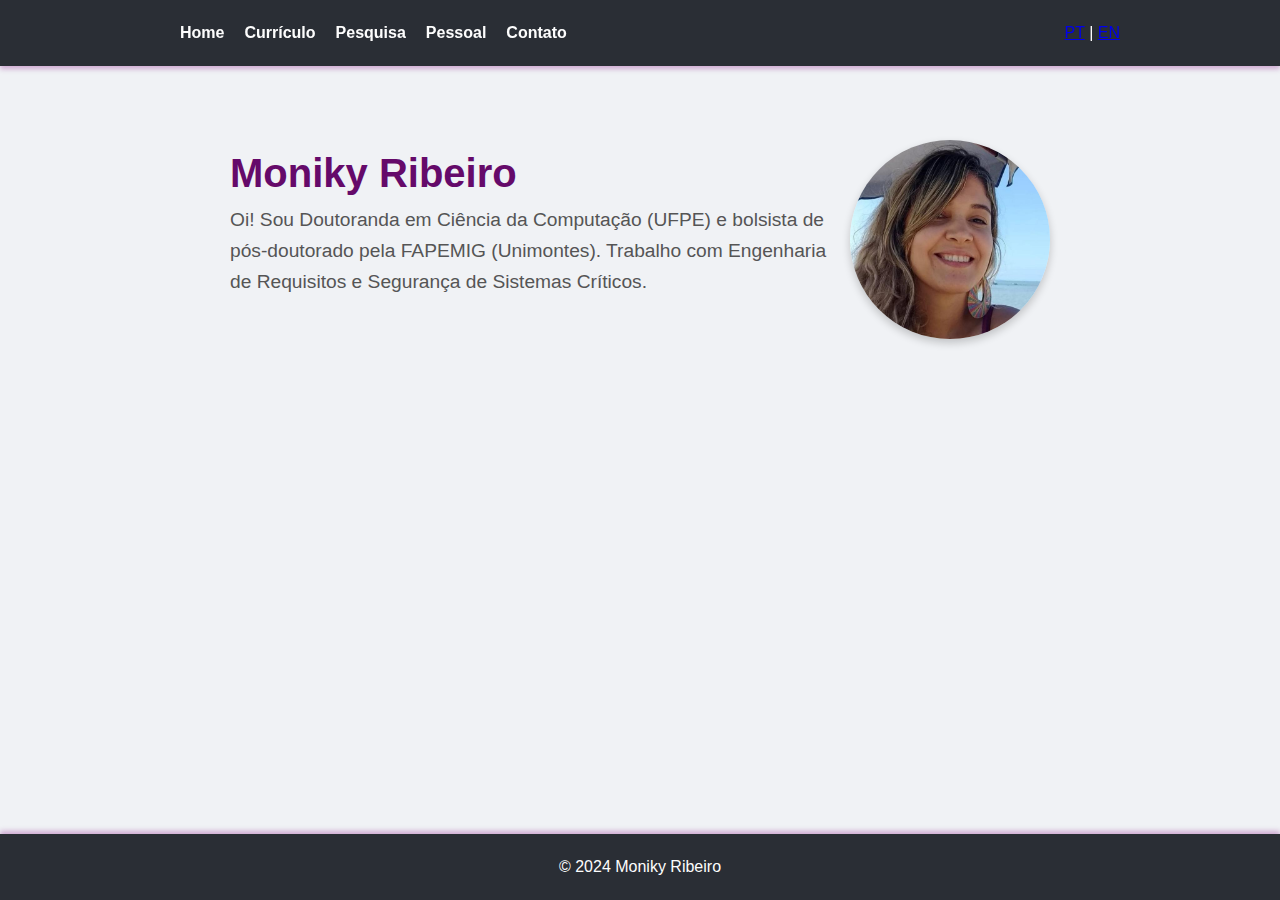
<file: index.html>
<!DOCTYPE html>
<html lang="pt-BR">
<head>
    <meta charset="UTF-8">
    <meta name="viewport" content="width=device-width, initial-scale=1.0">
    <title>Moniky Ribeiro</title>
    <link rel="stylesheet" href="style.css">
</head>
<body>
    <header>
        <div class="container">
            <button id="menu-toggle" class="menu-toggle" aria-label="Abrir Menu">
                &#9776;
            </button>
            <nav id="main-nav">
                <ul>
                    <li><a href="index.html" class="menu-home" data-lang-pt="Home" data-lang-en="Home">Home</a></li>
                    <li><a href="curriculo.html" class="menu-curriculo" data-lang-pt="Currículo" data-lang-en="Resume">Currículo</a></li>
                    <li><a href="pesquisa.html" class="menu-pesquisa" data-lang-pt="Pesquisa" data-lang-en="Research">Pesquisa</a></li>
                    <li><a href="pessoal.html" class="menu-pessoal" data-lang-pt="Pessoal" data-lang-en="Personal">Pessoal</a></li>
                    <li><a href="contato.html" class="menu-contato" data-lang-pt="Contato" data-lang-en="Contact">Contato</a></li>
                </ul>
            </nav>
            <div class="lang-toggle">
                <a href="?lang=pt">PT</a> | <a href="?lang=en">EN</a>
            </div>
        </div>
    </header>
    <main>
        <section class="intro">
            <div class="intro-text">
                <h1 class="title" data-lang-pt="Moniky Ribeiro" data-lang-en="Moniky Ribeiro">Moniky Ribeiro</h1>   
                <p class="description" data-lang-pt="Oi! Sou Doutoranda em Ciência da Computação (UFPE) e bolsista de pós-doutorado pela FAPEMIG (Unimontes). Trabalho com Engenharia de Requisitos e Segurança de Sistemas Críticos." data-lang-en="Hi! I'm a PhD candidate in Computer Science (UFPE) and a postdoctoral fellow funded by FAPEMIG (Unimontes), working on Requirements Engineering and Critical Systems Safety.">Oi! Sou Doutoranda em Ciência da Computação (UFPE) e bolsista de pós-doutorado pela FAPEMIG (Unimontes). Trabalho com Engenharia de Requisitos e Segurança de Sistemas Críticos.</p>
            </div>
            <img src="images/foto.jpg" alt="Moniky Ribeiro" class="profile-pic">
        </section>
    </main>
    <footer>
        <p>&copy; 2024 Moniky Ribeiro</p>
    </footer>

    <!-- Importa o arquivo JavaScript externo -->
    <script src="script.js"></script>
</body>
</html>
</file>
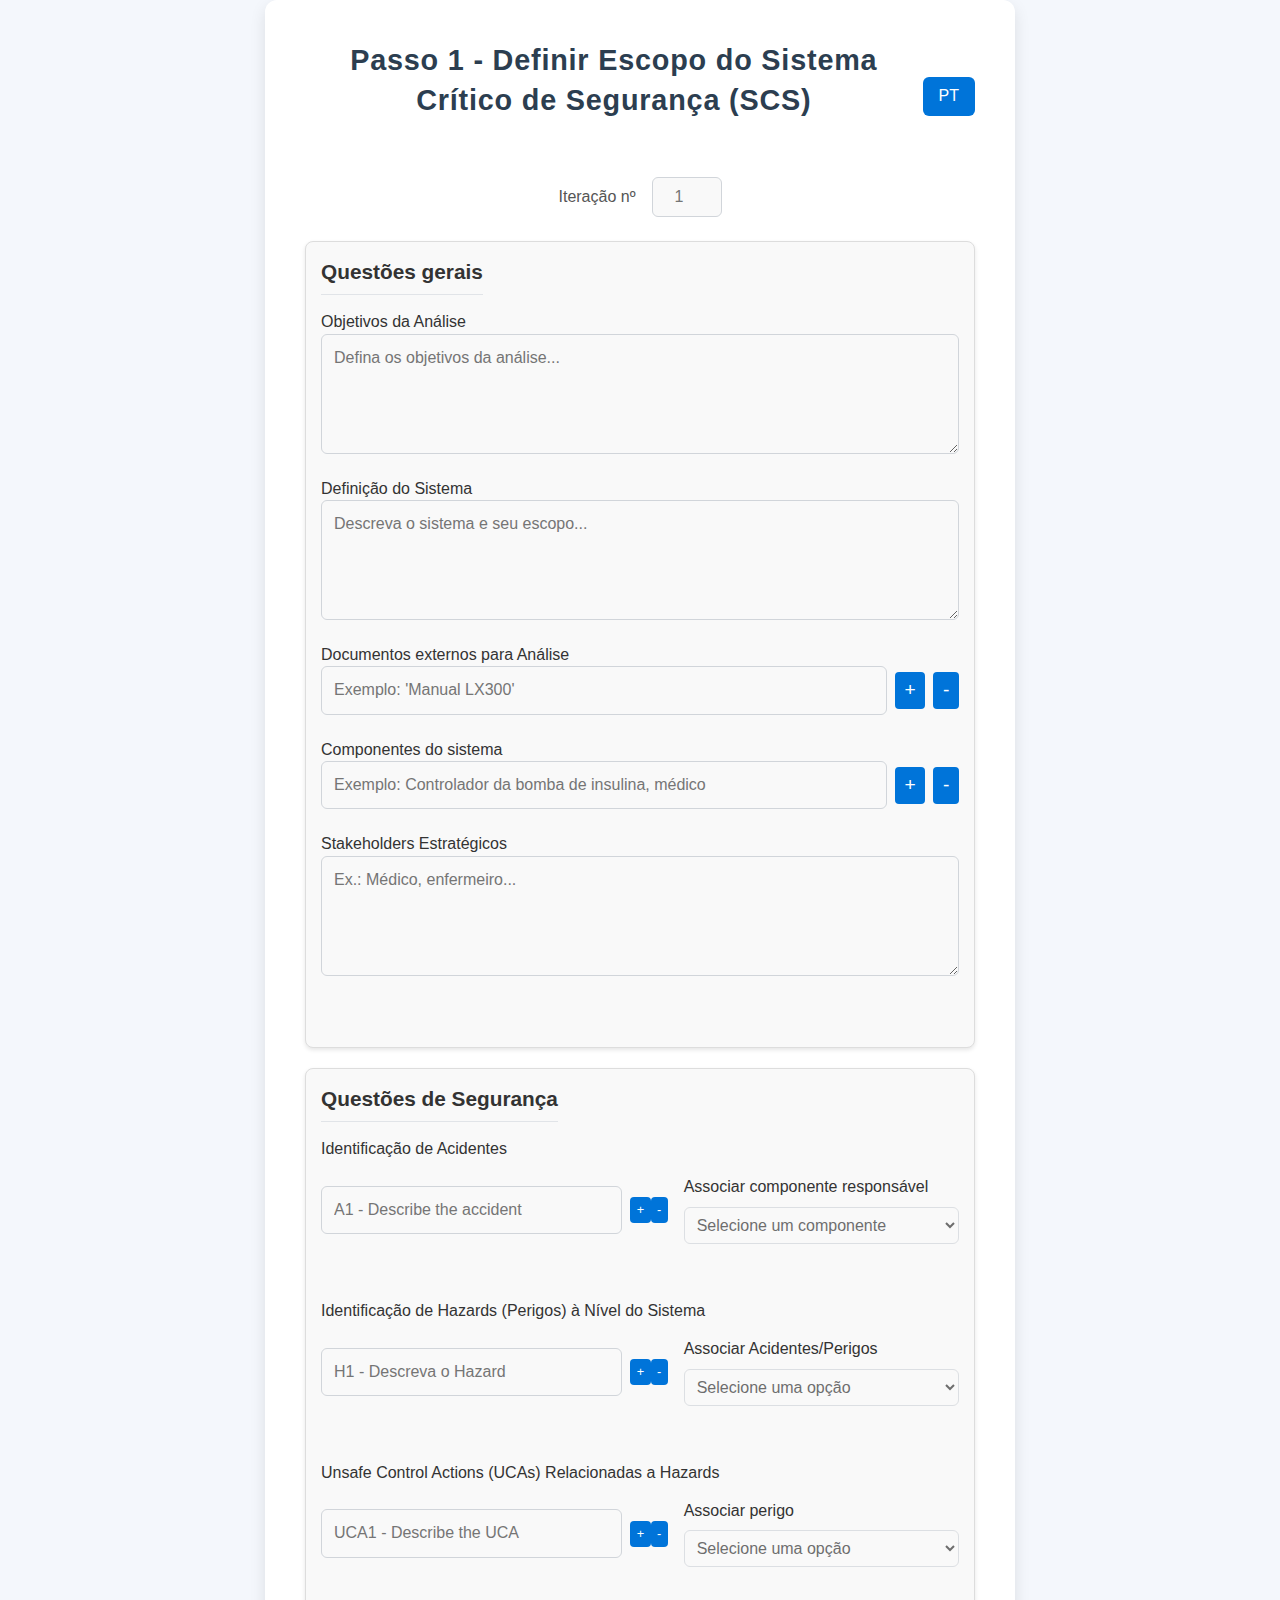
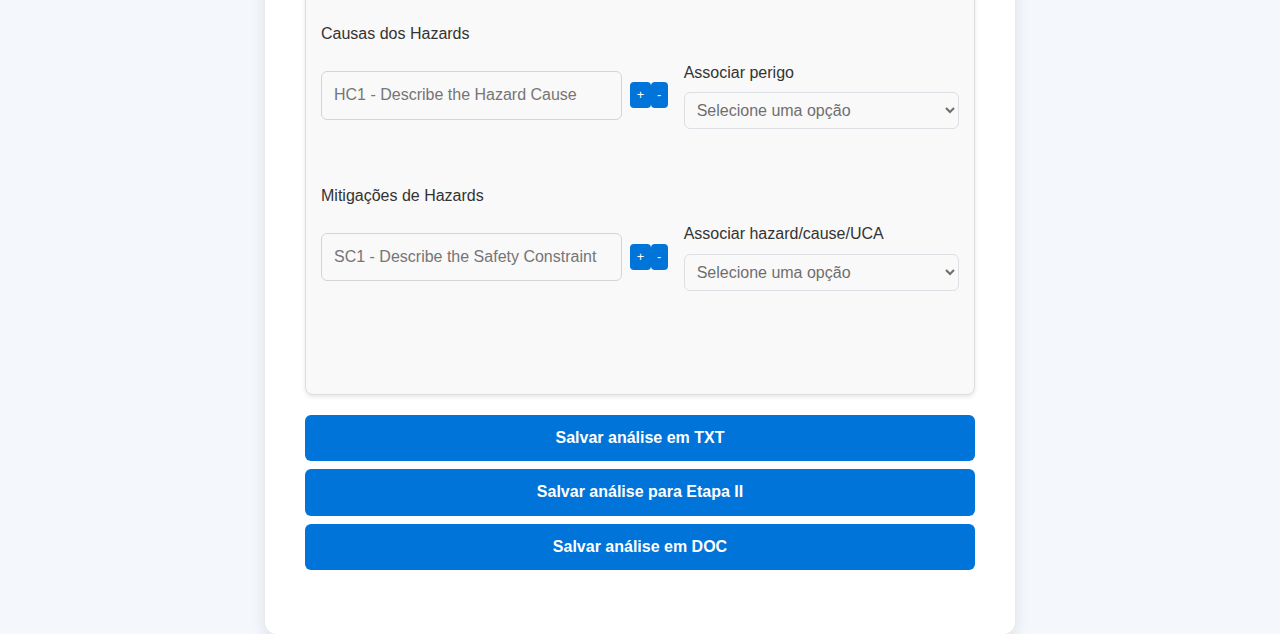
<file: PROGRAM/index.html>
<!DOCTYPE html>
<html lang="pt-BR">
<head>
    <meta charset="UTF-8">
    <meta name="viewport" content="width=device-width, initial-scale=1.0">
    <title id="title_url">ReSafety - Passo 1 - Formulário Inicial</title>
    <link rel="stylesheet" href="style.css">
</head>
<body>
    <div class="container">
        <!-- Título principal e botão de troca de idioma -->
        <div class="header">
            <h1 id="page-title">Passo 1 - Definir Escopo do Sistema Crítico de Segurança (SCS)</h1>
            <button id="language-toggle" class="lang-btn" onclick="toggleLanguage()">PT</button>
        </div>
        
        <!-- Campo de Iteração -->
        <div class="iteration-field">
            <label for="iteration-number" id="iteration-label">Iteração nº</label>
            <input type="number" id="iteration-number" name="iteration-number" placeholder="1" min="1" required>
        </div>

        <!-- Subcontainer para Questões Gerais -->
        <div class="subcontainer" id="general-questions">
            <!-- <h2 id="general-title">Questões Gerais</h2> -->
            <form action="#" method="post">
                <fieldset>
                    <legend id="general-legend">Questões gerais</legend>
                    
                    <div class="form-group">
                        <label for="objetivos" id="objetivos-label">Objetivos da Análise</label>
                        <textarea name="objetivos" id="objetivos" placeholder="Defina os objetivos da análise..." required></textarea>
                    </div>
                    
                    <div class="form-group">
                        <label for="sistema" id="sistema-label">Definição do Sistema</label>
                        <textarea name="sistema" id="sistema" placeholder="Descreva o sistema e seu escopo..." required></textarea>
                    </div>
                    
                    <div class="form-group">
                        <label for="recursos" id="recursos-label">Documentos externos para Análise</label>
                        <div class="input-group-container" id="recursos-container">
                            <div class="input-group">
                                <input type="text" name="recursos[]" placeholder="Exemplo: 'Manual LX300'">
                                <button type="button" class="add-btn" onclick="addField('recursos-container', 'recursos')">+</button>
                                <button type="button" class="remove-btn" onclick="removeField(this)">-</button>
                            </div>
                        </div>
                    </div>
                    
                    <div class="form-group">
                        <label for="limite_sistema" id="componentes-label">Componentes do sistema</label>
                        <div class="input-group-container" id="componentes-container">
                            <div class="input-group">
                                <input type="text" name="components[]" placeholder="Exemplo: Controlador da bomba de insulina, médico">
                                <button type="button" class="add-btn" onclick="addField('componentes-container', 'components')">+</button>  
                                <button type="button" class="remove-btn" onclick="removeField(this)">-</button>                   
                            </div>
                        </div>
                    </div>
                    
                    <div class="form-group">
                        <label for="stakeholders" id="stakeholders-label">Stakeholders Estratégicos</label>
                        <textarea name="stakeholders" id="stakeholders" placeholder="Ex.: Médico, enfermeiro..."></textarea>
                    </div>
                </fieldset>
            </form>
        </div>
        
        <!-- Subcontainer para Questões de Segurança -->
        <div class="subcontainer" id="safety-questions">
            <!-- <h2 id="safety-title">Questões de Segurança</h2> -->
            <form action="#" method="post">
                <fieldset>
                    <legend id="safety-legend">Questões de Segurança</legend>

                    <div class="form-group">
                        <label id="accident-label">Identificação de Acidentes</label>
                        <div class="input-group-container" id="accident-container">                            
                            </div>
                        </div>
                                      
                    <div class="form-group">
                        <label id="hazards-label">Identificação de Hazards (Perigos) à Nível do Sistema</label>
                        <div class="input-group-container" id="hazards-container">
                            <!-- Hazard e associação de acidentes serão adicionados dinamicamente aqui -->
                        </div>                        
                    </div>
                    
                    <div class="form-group">
                        <label id="ucas-label">Unsafe Control Actions (UCAs) Relacionadas a Hazards</label>
                        <div class="input-group-container" id="uca-container">
                        </div>
                    </div>
                    
                    <div class="form-group">
                        <label id="causes-label">Causas dos Hazards</label>
                        <div class="input-group-container" id="causes_hazards-container">                                
                        </div>
                    </div>
                    
                    <div class="form-group">
                        <label id="mitigations-label">Mitigações de Hazards</label>
                        <div class="input-group-container" id="mitigations-container">                            
                        </div>
                    </div>
                </fieldset>
            </form>
        </div>
        
        <!-- Botões de Salvamento -->
        <div class="form-group button-group">
            <button type="button" onclick="saveAsTxt()">Salvar análise em TXT</button>
            <button type="button" onclick="saveForStepII()">Salvar análise para Etapa II</button>
            <button type="button" onclick="saveAsDoc()">Salvar análise em DOC</button>
        </div>
    </div>
    <script src="script.js"></script>

</body>
</html>
</file>
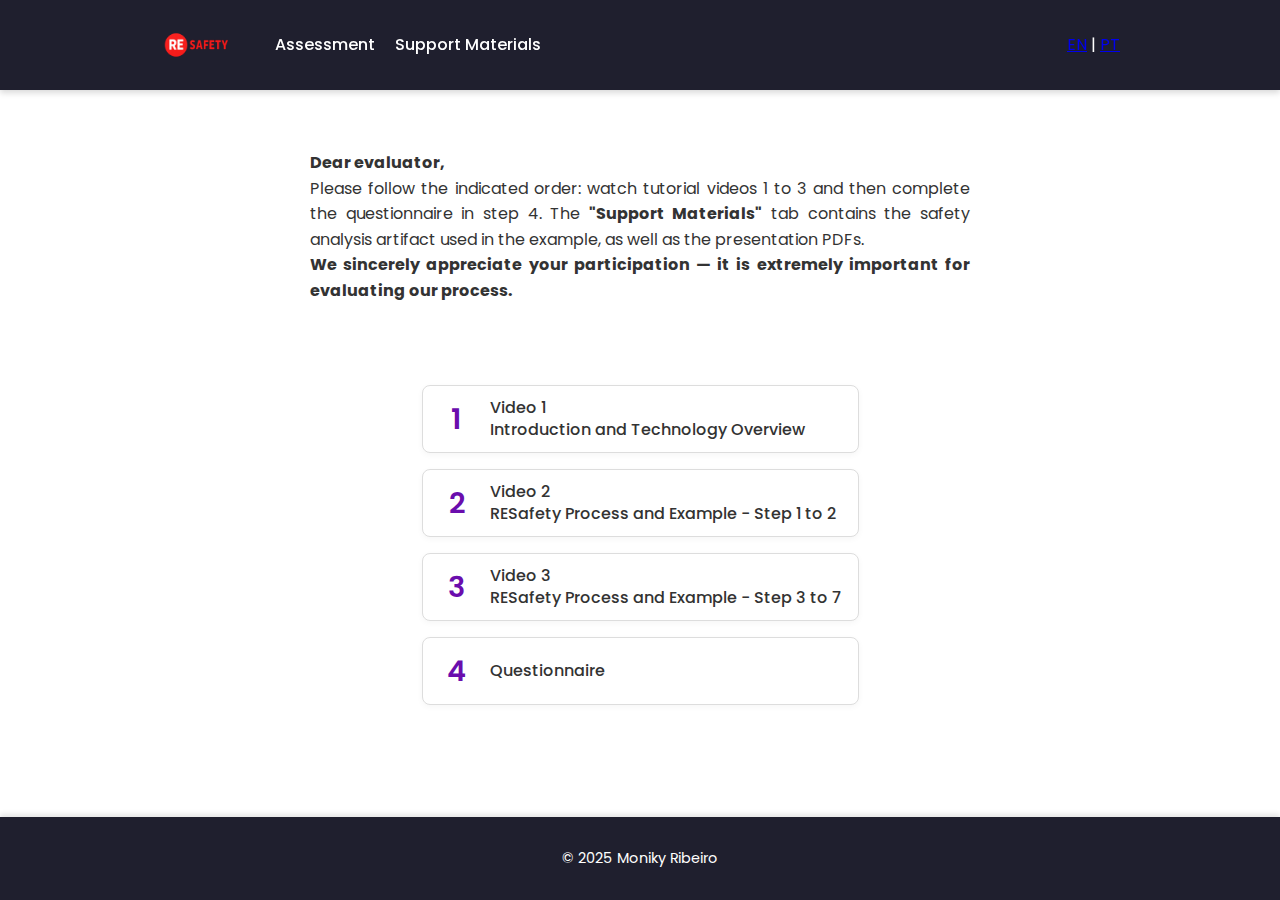
<file: resafety/index.html>
<!DOCTYPE html>
<html lang="en">
<head>
    <meta charset="UTF-8">
    <meta name="viewport" content="width=device-width, initial-scale=1.0">
    <title>RESafety Assessment</title>
    <link rel="stylesheet" href="style.css">
</head>
<body>
    <header>
        <div class="container">
            <img src="testar.png" alt="Logo RESafety" class="logo-resafety">
            <button id="menu-toggle" class="menu-toggle" aria-label="Open Menu">&#9776;</button>
            <nav id="main-nav">
                <ul>
                    <li><a href="index.html" data-lang-pt="Avaliação" data-lang-en="Assessment">Assessment</a></li>
                    <li><a href="support.html" data-lang-pt="Materiais de Apoio" data-lang-en="Support Materials">Support Materials</a></li>
                </ul>
            </nav>
            <div class="lang-toggle">
                <a href="?lang=en">EN</a> | <a href="?lang=pt">PT</a>
            </div>
        </div>
    </header>

    <main>
        <section class="instructions">
            <p class="description" data-lang-pt='<p><strong>Prezado(a) avaliador(a),</strong><br>
        Por favor, siga a ordem indicada: assista aos vídeos tutoriais de 1 a 3 e, em seguida, responda ao questionário no passo 4. A aba <strong>"Support Materials"</strong> contém o artefato de análise de segurança usado no exemplo, bem como os PDFs das apresentações.</p>
        <p><strong>Agradecemos muito a sua participação — ela é extremamente importante para a avaliação do nosso processo.</strong></p>'
                data-lang-en='<p><strong>Dear evaluator,</strong><br>
            Please follow the indicated order: watch tutorial videos 1 to 3 and then complete the questionnaire in step 4. The <strong>"Support Materials"</strong> tab contains the safety analysis artifact used in the example, as well as the presentation PDFs.</p>
            <p><strong>We sincerely appreciate your participation — it is extremely important for evaluating our process.</strong></p>'>
                Dear evaluator, Please follow the indicated order: watch tutorial videos 1 to 3 and then complete the questionnaire in step 4.
                The "Support Materials" tab contains the safety analysis artifact used in the example and the presentation PDFs. We sincerely appreciate your participation — it is extremely important for evaluating our process.
            </p>
        </section>

        <section class="video-links">
            <a href="https://youtu.be/7o4Rptpth8c" class="video-link" target="_blank">
                <span class="video-number">1</span>
                <span class="video-title"
                      data-lang-pt="Vídeo 1<br>Introdução e Explicação de Tecnologias"
                      data-lang-en="Video 1<br>Introduction and Technology Overview">
                    Video 1<br>Introduction and Technology Overview
                </span>
            </a>

            <a href="https://www.youtube.com/watch?v=hKcy_avxpJ0" class="video-link" target="_blank">
                <span class="video-number">2</span>
                <span class="video-title"
                      data-lang-pt="Vídeo 2<br>Processo RESafety e Exemplo - Passo 1 a 2"
                      data-lang-en="Video 2<br>RESafety Process and Example - Step 1 to 2">
                    Video 2<br>RESafety Process and Example - Step 1 to 2
                </span>
            </a>

            <a href="https://www.youtube.com/watch?v=IB8LWmA73mg" class="video-link" target="_blank">
                <span class="video-number">3</span>
                <span class="video-title"
                      data-lang-pt="Vídeo 3<br>Processo RESafety e Exemplo - Passo 3 a 7"
                      data-lang-en="Video 3<br>RESafety Process and Example - Step 3 to 7">
                    Video 3<br>RESafety Process and Example - Step 3 to 7
                </span>
            </a>

            <a href="https://forms.gle/R8VPX4EKy8UmHaL1A" class="video-link">
                <span class="video-number">4</span>
                <span class="video-title"
                      data-lang-pt="Questionário"
                      data-lang-en="Questionnaire">
                    Questionnaire
                </span>
            </a>
        </section>
    </main>

    <footer>
        <p>&copy; 2025 Moniky Ribeiro</p>
    </footer>

    <script src="script.js"></script>
</body>
</html>
</file>
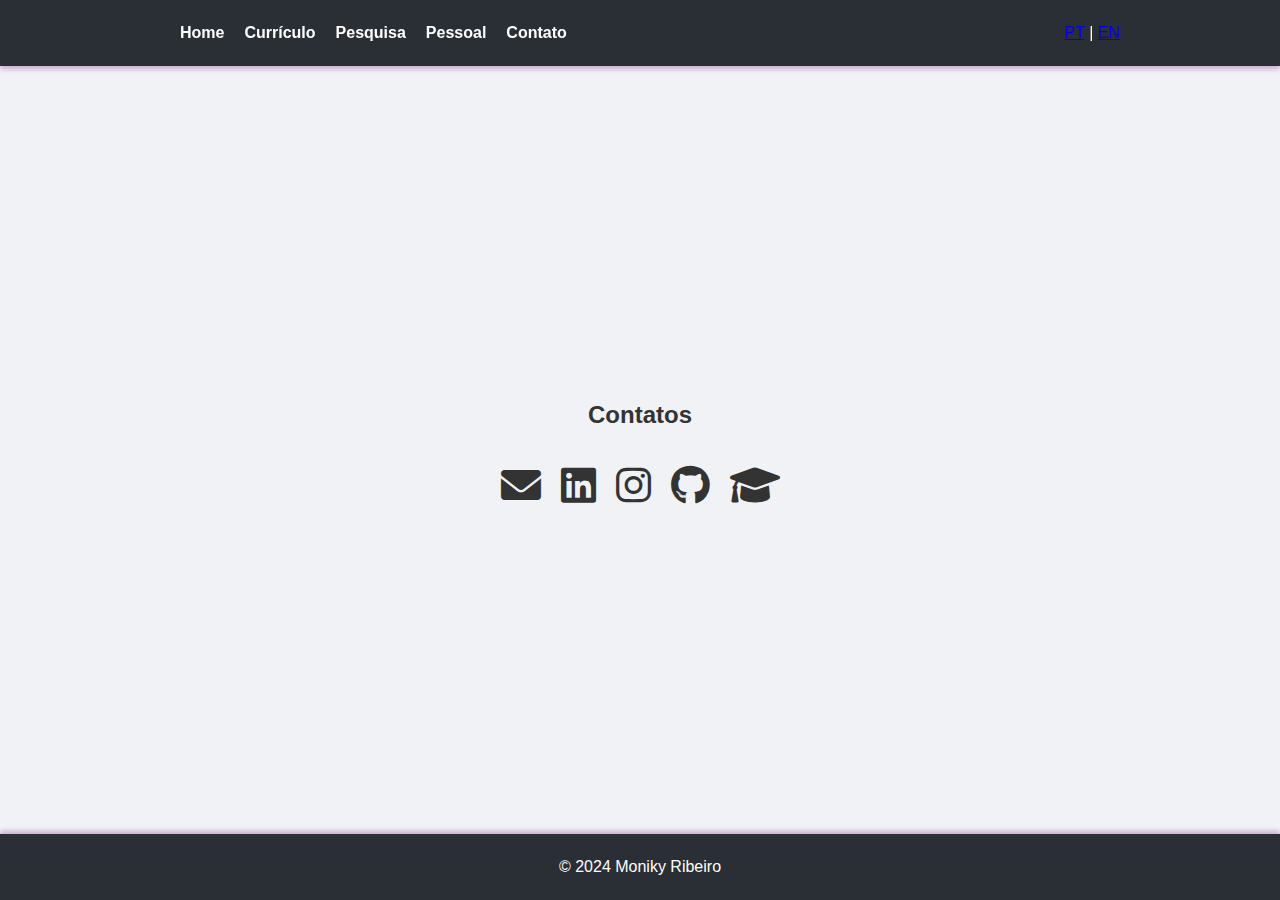
<file: contato.html>
<!DOCTYPE html> 
<html lang="pt-BR">
<head>
    <meta charset="UTF-8">
    <meta name="viewport" content="width=device-width, initial-scale=1.0">
    <title>Contato - Moniky Ribeiro</title>
    <link rel="stylesheet" href="style.css">
    <link rel="stylesheet" href="https://cdnjs.cloudflare.com/ajax/libs/font-awesome/6.0.0-beta3/css/all.min.css">
</head>
<body>
    <header>
        <div class="container">
            <button id="menu-toggle" class="menu-toggle" aria-label="Abrir Menu">
                &#9776; 
            </button>
            <nav id="main-nav">
                <ul>
                    <li>
                        <a href="index.html" class="menu-home" 
                           data-lang-pt="Home" data-lang-en="Home">
                           Home
                        </a>
                    </li>
                    <li>
                        <a href="curriculo.html" class="menu-curriculo" 
                           data-lang-pt="Currículo" data-lang-en="Resume">
                           Currículo
                        </a>
                    </li>
                    <li>
                        <a href="pesquisa.html" class="menu-pesquisa" 
                           data-lang-pt="Pesquisa" data-lang-en="Research">
                           Pesquisa
                        </a>
                    </li>
                    <li>
                        <a href="pessoal.html" class="menu-pessoal" 
                           data-lang-pt="Pessoal" data-lang-en="Personal">
                           Pessoal
                        </a>
                    </li>
                    <li>
                        <a href="contato.html" class="menu-contato" 
                           data-lang-pt="Contato" data-lang-en="Contact">
                           Contato
                        </a>
                    </li>
                </ul>
            </nav>
            <div class="lang-toggle">
                <a href="?lang=pt">PT</a> | <a href="?lang=en">EN</a>
            </div>
        </div>
    </header>
    <main>
        <section class="contact-content">
            <h2 class="title" data-lang-pt="Contatos" data-lang-en="Contacts">Contatos</h2>
            <div class="icon-grid">
                <a href="mailto:smsr@cin.ufpe.br" target="_blank" class="contact-icon" title="Email">
                    <i class="fas fa-envelope"></i>
                </a>
                <a href="https://linkedin.com/in/monikyribeiro" target="_blank" class="contact-icon" title="LinkedIn">
                    <i class="fab fa-linkedin"></i>
                </a>
                <a href="https://instagram.com/monikyribeiro" target="_blank" class="contact-icon" title="Instagram">
                    <i class="fab fa-instagram"></i>
                </a>
                <a href="https://github.com/monikyribeiro" target="_blank" class="contact-icon" title="GitHub">
                    <i class="fab fa-github"></i>
                </a>
                <a href="https://scholar.google.com.br/citations?user=GA2KyPoAAAAJ&hl=en" target="_blank" class="contact-icon" title="Google Scholar">
                    <i class="fas fa-graduation-cap"></i>
                </a>
            </div>
        </section>
    </main>
    <footer>
        <p>&copy; 2024 Moniky Ribeiro</p>
    </footer>

    <script src="script.js"></script>
</body>
</html>
</file>
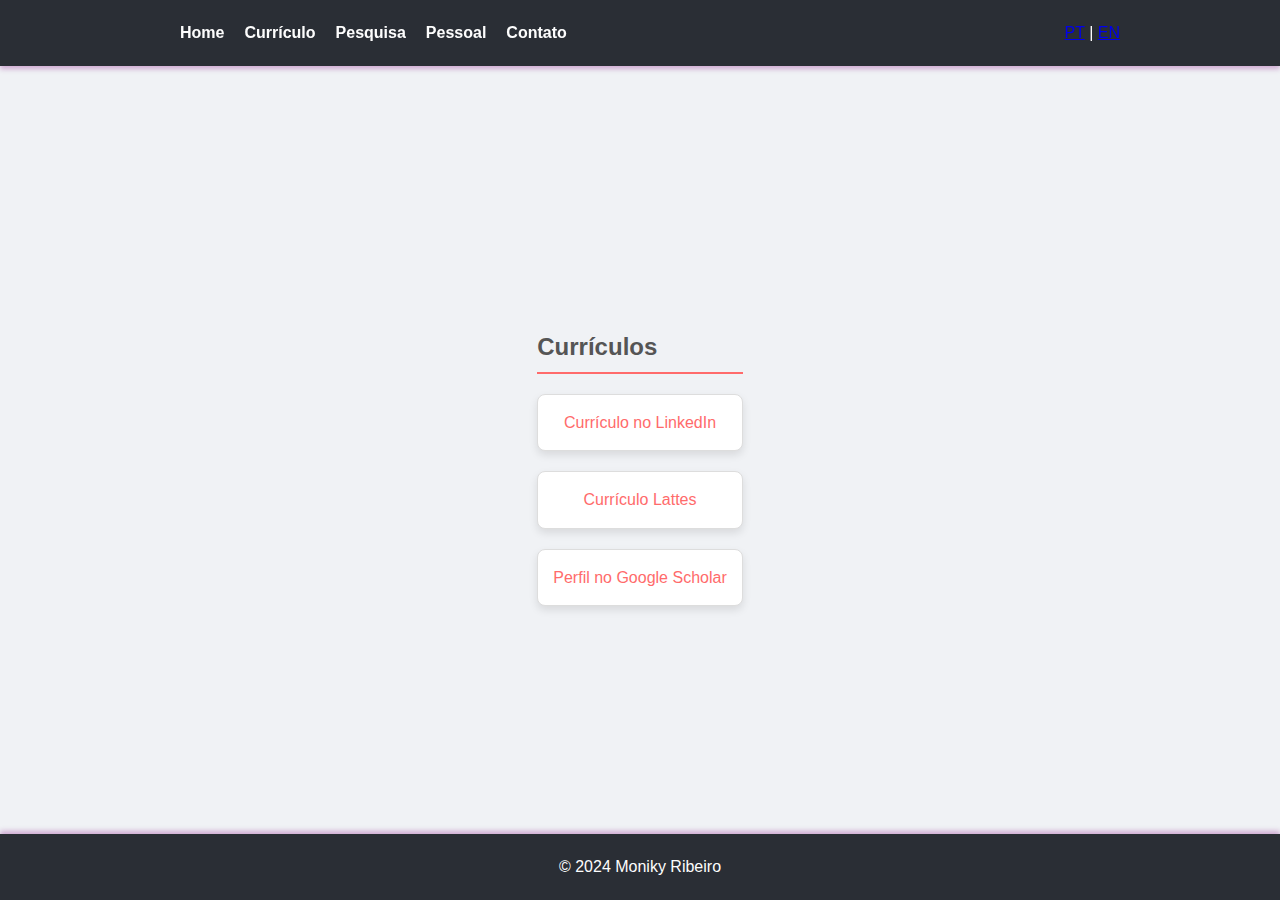
<file: curriculo.html>
<!DOCTYPE html>
<html lang="pt-BR">
<head>
    <meta charset="UTF-8">
    <meta name="viewport" content="width=device-width, initial-scale=1.0">
    <title>Currículo - Moniky Ribeiro</title>
    <link rel="stylesheet" href="style.css">
</head>
<body>
    <header>
        <div class="container">
            <button id="menu-toggle" class="menu-toggle" aria-label="Abrir Menu">
                &#9776;
            </button>
            <nav id="main-nav">
                <ul>
                    <li>
                        <a href="index.html" class="menu-home" 
                           data-lang-pt="Home" data-lang-en="Home">
                           Home
                        </a>
                    </li>
                    <li>
                        <a href="curriculo.html" class="menu-curriculo" 
                           data-lang-pt="Currículo" data-lang-en="Resume">
                           Currículo
                        </a>
                    </li>
                    <li>
                        <a href="pesquisa.html" class="menu-pesquisa" 
                           data-lang-pt="Pesquisa" data-lang-en="Research">
                           Pesquisa
                        </a>
                    </li>
                    <li>
                        <a href="pessoal.html" class="menu-pessoal" 
                           data-lang-pt="Pessoal" data-lang-en="Personal">
                           Pessoal
                        </a>
                    </li>
                    <li>
                        <a href="contato.html" class="menu-contato" 
                           data-lang-pt="Contato" data-lang-en="Contact">
                           Contato
                        </a>
                    </li>
                </ul>
            </nav>
            <div class="lang-toggle">
                <a href="?lang=pt">PT</a> | <a href="?lang=en">EN</a>
            </div>
        </div>
    </header>
    <main>
        <section class="curriculum-content">
            <h2 class="section-title" data-lang-pt="Currículos" data-lang-en="Resumes">Currículos</h2>
            <div class="card-grid">
                <div class="curriculum-card">
                    <a href="https://br.linkedin.com/in/monikyribeiro" target="_blank" class="linkLinkedIn" 
                       data-lang-pt="Currículo no LinkedIn" data-lang-en="LinkedIn Resume">
                        <h4>Currículo no LinkedIn</h4>
                    </a>
                </div>
                <div class="curriculum-card">
                    <a href="https://lattes.cnpq.br/4864557311702195" target="_blank" class="linkLattes" 
                       data-lang-pt="Currículo Lattes" data-lang-en="Lattes Resume">
                        <h4>Currículo Lattes</h4>
                    </a>
                </div>
                <div class="curriculum-card">
                    <a href="https://scholar.google.com.br/citations?user=GA2KyPoAAAAJ&hl=en" target="_blank" class="linkScholar" 
                       data-lang-pt="Perfil no Google Scholar" data-lang-en="Google Scholar Profile">
                        <h4>Perfil no Google Scholar</h4>
                    </a>
                </div>
            </div>
        </section>
    </main>
    <footer>
        <p>&copy; 2024 Moniky Ribeiro</p>
    </footer>
    <script src="script.js"></script>
</body>
</html>
</file>
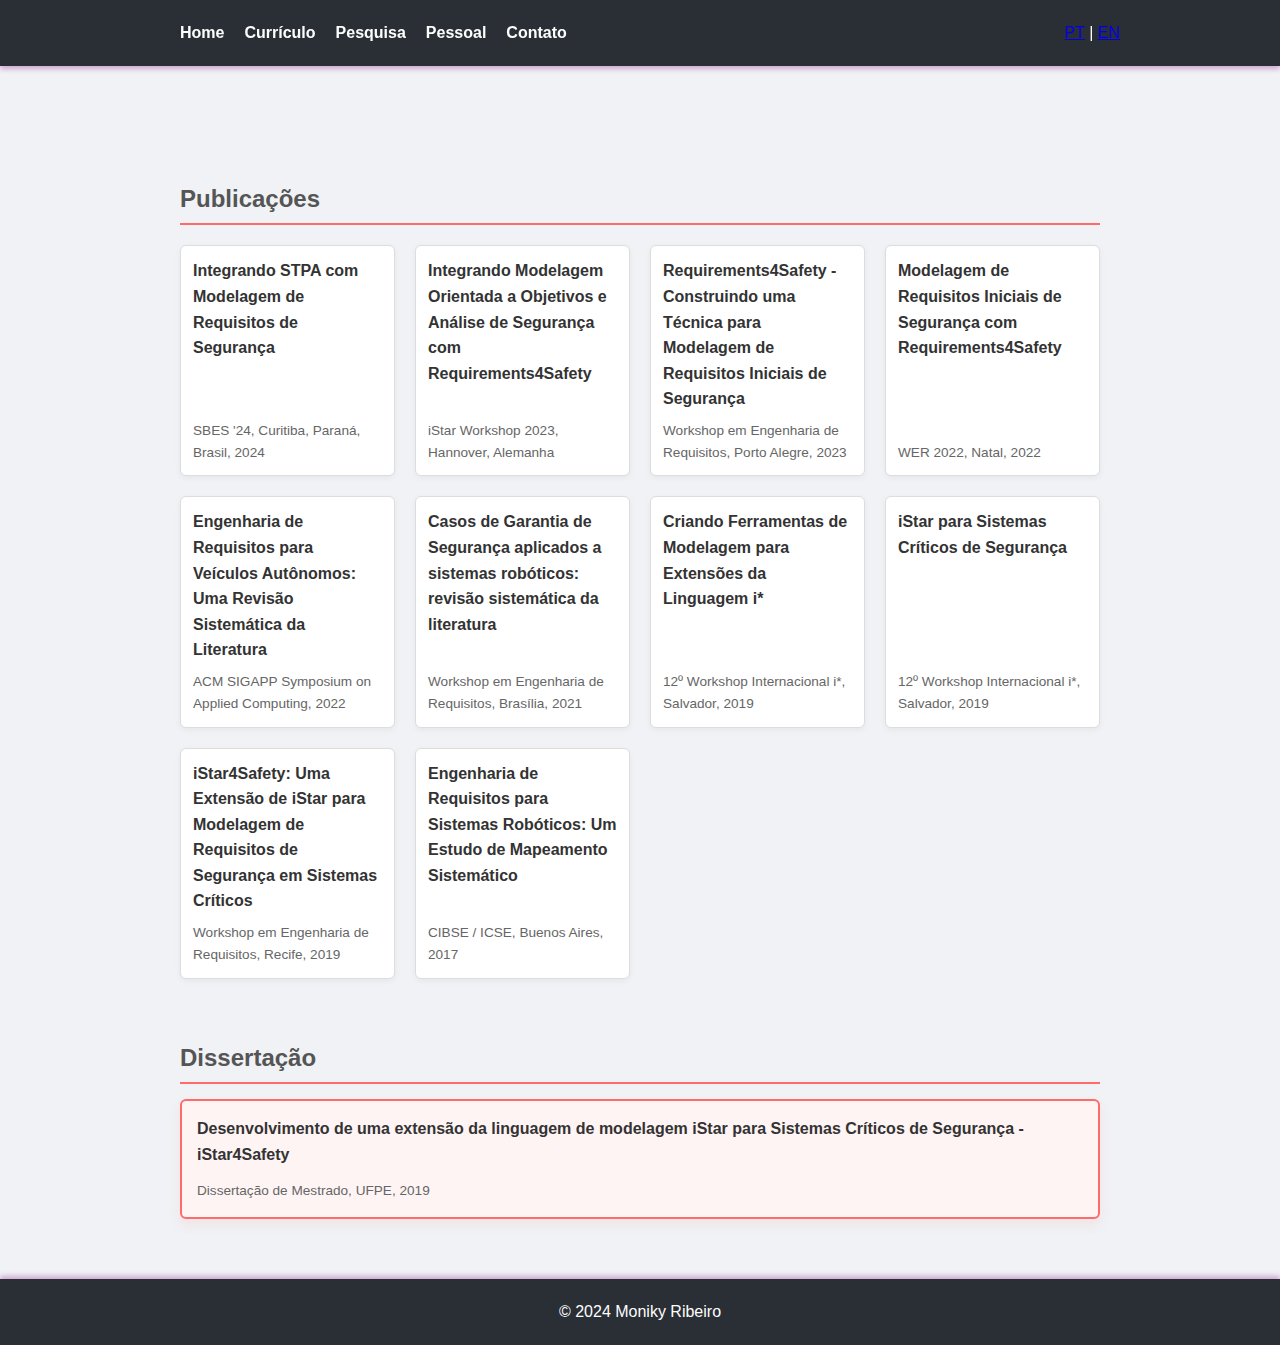
<file: pesquisa.html>
<!DOCTYPE html>
<html lang="pt-BR">
<head>
    <meta charset="UTF-8">
    <meta name="viewport" content="width=device-width, initial-scale=1.0">
    <title>Pesquisa - Moniky Ribeiro</title>
    <link rel="stylesheet" href="style.css">
</head>
<body>
    <header>
        <div class="container">
            <button id="menu-toggle" class="menu-toggle" aria-label="Abrir Menu">
                &#9776; 
            </button>
            <nav id="main-nav">
                <ul>
                    <li>
                        <a href="index.html" class="menu-home" 
                           data-lang-pt="Home" data-lang-en="Home">
                           Home
                        </a>
                    </li>
                    <li>
                        <a href="curriculo.html" class="menu-curriculo" 
                           data-lang-pt="Currículo" data-lang-en="Resume">
                           Currículo
                        </a>
                    </li>
                    <li>
                        <a href="pesquisa.html" class="menu-pesquisa" 
                           data-lang-pt="Pesquisa" data-lang-en="Research">
                           Pesquisa
                        </a>
                    </li>
                    <li>
                        <a href="pessoal.html" class="menu-pessoal" 
                           data-lang-pt="Pessoal" data-lang-en="Personal">
                           Pessoal
                        </a>
                    </li>
                    <li>
                        <a href="contato.html" class="menu-contato" 
                           data-lang-pt="Contato" data-lang-en="Contact">
                           Contato
                        </a>
                    </li>
                </ul>
            </nav>
            <div class="lang-toggle">
                <a href="?lang=pt">PT</a> | <a href="?lang=en">EN</a>
            </div>
        </div>
    </header>
    <main>
        <section class="research-content">
            <h3 class="section-title" data-lang-pt="Publicações" data-lang-en="Publications">Publicações</h3>
            <div class="card-grid">
                <!-- Card 1 -->
                <div class="research-card">
                    <a href="https://sol.sbc.org.br/index.php/sbes/article/view/30395" target="_blank">
                        <h4 data-lang-pt="Integrando STPA com Modelagem de Requisitos de Segurança" data-lang-en="Integrating STPA with Safety Requirements Modeling">Integrando STPA com Modelagem de Requisitos de Segurança</h4>
                    </a>
                    <p data-lang-pt="SBES '24, Curitiba, Paraná, Brasil, 2024" data-lang-en="SBES '24, Curitiba, Paraná, Brazil, 2024">SBES '24, Curitiba, Paraná, Brasil, 2024</p>
                </div>
                <!-- Card 2 -->
                <div class="research-card">
                    <a href="https://ceur-ws.org/Vol-3533/iStar23_paper_7.pdf" target="_blank">
                        <h4 data-lang-pt="Integrando Modelagem Orientada a Objetivos e Análise de Segurança com Requirements4Safety" data-lang-en="Integrating Goal Oriented Requirements Modeling and Safety Analysis with Requirements4Safety">Integrando Modelagem Orientada a Objetivos e Análise de Segurança com Requirements4Safety</h4>
                    </a>
                    <p data-lang-pt="iStar Workshop 2023, Hannover, Alemanha" data-lang-en="iStar Workshop 2023, Hannover, Germany">iStar Workshop 2023, Hannover, Alemanha</p>
                </div>
                <!-- Card 3 -->
                <div class="research-card">
                    <a href="http://wer.inf.puc-rio.br/WERpapers/artigos/artigos_WER23/WER_2023_paper_31.pdf" target="_blank">
                        <h4 data-lang-pt="Requirements4Safety - Construindo uma Técnica para Modelagem de Requisitos Iniciais de Segurança" data-lang-en="Requirements4Safety - Building a Technique for Early Safety Requirements Modeling">Requirements4Safety - Construindo uma Técnica para Modelagem de Requisitos Iniciais de Segurança</h4>
                    </a>
                    <p data-lang-pt="Workshop em Engenharia de Requisitos, Porto Alegre, 2023" data-lang-en="Workshop on Requirements Engineering, Porto Alegre, 2023">Workshop em Engenharia de Requisitos, Porto Alegre, 2023</p>
                </div>
                <!-- Card 4 -->
                <div class="research-card">
                    <a href="http://wer.inf.puc-rio.br/WERpapers/artigos/artigos_WER22/WER_2022_Camera_ready_paper_45.pdf" target="_blank">
                        <h4 data-lang-pt="Modelagem de Requisitos Iniciais de Segurança com Requirements4Safety" data-lang-en="Early Safety Requirements Modeling with Requirements4Safety">Modelagem de Requisitos Iniciais de Segurança com Requirements4Safety</h4>
                    </a>
                    <p data-lang-pt="WER 2022, Natal, 2022" data-lang-en="WER 2022, Natal, 2022">WER 2022, Natal, 2022</p>
                </div>
                <!-- Card 5 -->
                <div class="research-card">
                    <a href="https://dl.acm.org/doi/abs/10.1145/3477314.3507004" target="_blank">
                        <h4 data-lang-pt="Engenharia de Requisitos para Veículos Autônomos: Uma Revisão Sistemática da Literatura" data-lang-en="Requirements Engineering for Autonomous Vehicles: A Systematic Literature Review">Engenharia de Requisitos para Veículos Autônomos: Uma Revisão Sistemática da Literatura</h4>
                    </a>
                    <p data-lang-pt="ACM SIGAPP Symposium on Applied Computing, 2022" data-lang-en="ACM SIGAPP Symposium on Applied Computing, 2022">ACM SIGAPP Symposium on Applied Computing, 2022</p>
                </div>
                <!-- Card 6 -->
                <div class="research-card">
                    <a href="http://wer.inf.puc-rio.br/WERpapers/artigos/artigos_WER21/WER_2021_paper_45.pdf" target="_blank">
                        <h4 data-lang-pt="Casos de Garantia de Segurança aplicados a sistemas robóticos: revisão sistemática da literatura" data-lang-en="Safety Assurance Cases Applied to Robotic Systems: A Systematic Literature Review">Casos de Garantia de Segurança aplicados a sistemas robóticos: revisão sistemática da literatura</h4>
                    </a>
                    <p data-lang-pt="Workshop em Engenharia de Requisitos, Brasília, 2021" data-lang-en="Workshop on Requirements Engineering, Brasília, 2021">Workshop em Engenharia de Requisitos, Brasília, 2021</p>
                </div>
                <!-- Card 7 -->
                <div class="research-card">
                    <a href="https://ceur-ws.org/Vol-2490/paper16.pdf" target="_blank">
                        <h4 data-lang-pt="Criando Ferramentas de Modelagem para Extensões da Linguagem i*" data-lang-en="Creating Modelling Tools for i* Language Extensions">Criando Ferramentas de Modelagem para Extensões da Linguagem i*</h4>
                    </a>
                    <p data-lang-pt="12º Workshop Internacional i*, Salvador, 2019" data-lang-en="12th International i* Workshop, Salvador, 2019">12º Workshop Internacional i*, Salvador, 2019</p>
                </div>
                <!-- Card 8 -->
                <div class="research-card">
                    <a href="https://ceur-ws.org/Vol-2490/paper15.pdf" target="_blank">
                        <h4 data-lang-pt="iStar para Sistemas Críticos de Segurança" data-lang-en="iStar for Safety-Critical Systems">iStar para Sistemas Críticos de Segurança</h4>
                    </a>
                    <p data-lang-pt="12º Workshop Internacional i*, Salvador, 2019" data-lang-en="12th International i* Workshop, Salvador, 2019">12º Workshop Internacional i*, Salvador, 2019</p>
                </div>
                <!-- Card 9 -->
                <div class="research-card">
                    <a href="http://wer.inf.puc-rio.br/WERpapers/artigos/artigos_WER19/WER_2019_paper_22.pdf" target="_blank">
                        <h4 data-lang-pt="iStar4Safety: Uma Extensão de iStar para Modelagem de Requisitos de Segurança em Sistemas Críticos" data-lang-en="iStar4Safety: An iStar Extension for Safety Requirements Modeling in Critical Systems">iStar4Safety: Uma Extensão de iStar para Modelagem de Requisitos de Segurança em Sistemas Críticos</h4>
                    </a>
                    <p data-lang-pt="Workshop em Engenharia de Requisitos, Recife, 2019" data-lang-en="Workshop on Requirements Engineering, Recife, 2019">Workshop em Engenharia de Requisitos, Recife, 2019</p>
                </div>
                <!-- Card 10 -->
                <div class="research-card">
                    <a href="http://wer.inf.puc-rio.br/WERpapers/artigos/artigos_WER17/paper_73.pdf" target="_blank">
                        <h4 data-lang-pt="Engenharia de Requisitos para Sistemas Robóticos: Um Estudo de Mapeamento Sistemático" data-lang-en="Requirements Engineering for Robotic Systems: A Systematic Mapping Study">Engenharia de Requisitos para Sistemas Robóticos: Um Estudo de Mapeamento Sistemático</h4>
                    </a>
                    <p data-lang-pt="CIBSE / ICSE, Buenos Aires, 2017" data-lang-en="CIBSE / ICSE, Buenos Aires, 2017">CIBSE / ICSE, Buenos Aires, 2017</p>
                </div>
            </div>

            <h3 class="section-title" data-lang-pt="Dissertação" data-lang-en="Dissertation">Dissertação</h3>
            <div class="research-card dissertation-card">
                <a href="https://repositorio.ufpe.br/bitstream/123456789/35369/1/DISSERTAÇÃO%20Sarah%20Monick%20Silva%20Ribeiro.pdf" target="_blank">
                    <h4 data-lang-pt="Desenvolvimento de uma extensão da linguagem de modelagem iStar para Sistemas Críticos de Segurança - iStar4Safety" 
                        data-lang-en="Development of an iStar Modeling Language Extension for Safety-Critical Systems - iStar4Safety">
                        Desenvolvimento de uma extensão da linguagem de modelagem iStar para Sistemas Críticos de Segurança - iStar4Safety
                    </h4>
                </a>
                <p data-lang-pt="Dissertação de Mestrado, UFPE, 2019" data-lang-en="Master's Dissertation, UFPE, 2019">Dissertação de Mestrado, UFPE, 2019</p>
            </div>
        </section>
    </main>
    <footer>
        <p>&copy; 2024 Moniky Ribeiro</p>
    </footer>

    <script src="script.js"></script>
</body>
</html>
</file>
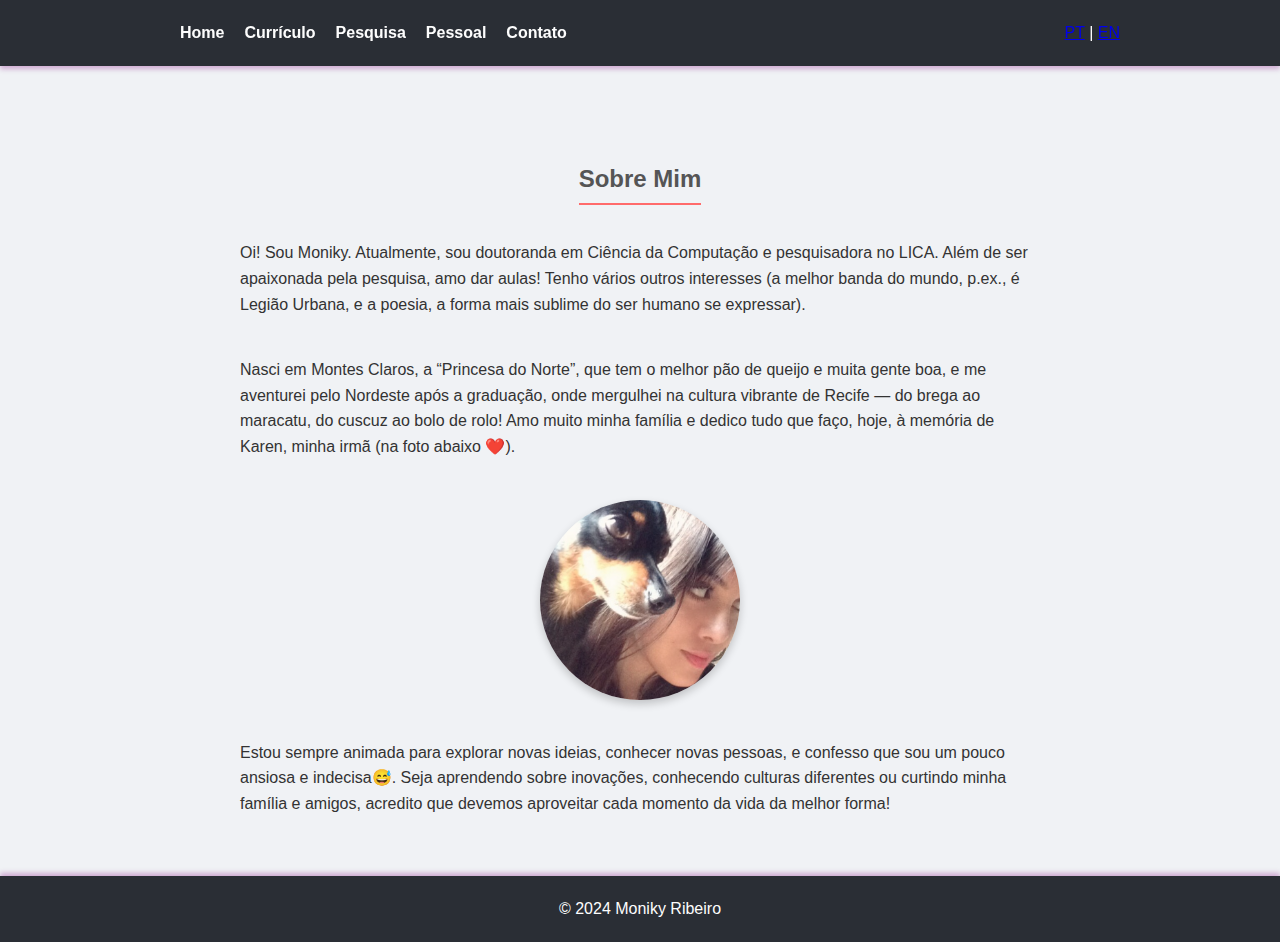
<file: pessoal.html>
<!DOCTYPE html> 
<html lang="pt-BR">
<head>
    <meta charset="UTF-8">
    <meta name="viewport" content="width=device-width, initial-scale=1.0">
    <title>Pessoal - Moniky Ribeiro</title>
    <link rel="stylesheet" href="style.css">
</head>
<body>
    <header>
        <div class="container">
            <button id="menu-toggle" class="menu-toggle" aria-label="Abrir Menu">
                &#9776; 
            </button>
            <nav id="main-nav">
                <ul>
                    <li>
                        <a href="index.html" class="menu-home" 
                           data-lang-pt="Home" data-lang-en="Home">
                           Home
                        </a>
                    </li>
                    <li>
                        <a href="curriculo.html" class="menu-curriculo" 
                           data-lang-pt="Currículo" data-lang-en="Resume">
                           Currículo
                        </a>
                    </li>
                    <li>
                        <a href="pesquisa.html" class="menu-pesquisa" 
                           data-lang-pt="Pesquisa" data-lang-en="Research">
                           Pesquisa
                        </a>
                    </li>
                    <li>
                        <a href="pessoal.html" class="menu-pessoal" 
                           data-lang-pt="Pessoal" data-lang-en="Personal">
                           Pessoal
                        </a>
                    </li>
                    <li>
                        <a href="contato.html" class="menu-contato" 
                           data-lang-pt="Contato" data-lang-en="Contact">
                           Contato
                        </a>
                    </li>
                </ul>
            </nav>
            <div class="lang-toggle">
                <a href="?lang=pt">PT</a> | <a href="?lang=en">EN</a>
            </div>
        </div>
    </header>

    <main>
        <h2 class="section-title" 
            data-lang-pt="Sobre Mim" data-lang-en="About Me">
            Sobre Mim
        </h2>

        <p class="section-content paragraph-1" 
           data-lang-pt="Oi! Sou Moniky. Atualmente, sou doutoranda em Ciência da Computação e pesquisadora no LICA. 
            Além de ser apaixonada pela pesquisa, amo dar aulas! Tenho vários outros interesses (a melhor banda do mundo, 
            p.ex., é Legião Urbana, e a poesia, a forma mais sublime 
            do ser humano se expressar)." 
           data-lang-en="Hi! I'm Moniky. I’m currently a PhD candidate in Computer Science and a researcher at LICA. 
            In addition to my passion for research, I love teaching! I also have many other interests (the best band 
            in the world, for example, is Legião Urbana, and poetry, 
            to me, is the most sublime form of human expression).">
            Oi! Sou Moniky. Atualmente, sou doutoranda em Ciência da Computação e pesquisadora no LICA. 
            Além de ser apaixonada pela pesquisa, amo dar aulas! Tenho vários outros interesses (a melhor banda do mundo, 
            p.ex., é <span class="highlight">Legião Urbana</span>, e a <span class="highlight">poesia</span>, a forma mais sublime 
            do ser humano se expressar).
        </p>
        
        <p class="section-content paragraph-2" 
           data-lang-pt="Nasci em Montes Claros, a “Princesa do Norte”, que tem o melhor pão de queijo e muita gente boa, 
            e me aventurei pelo Nordeste após a graduação, onde mergulhei na cultura vibrante de Recife — do brega ao maracatu, 
            do cuscuz ao bolo de rolo! Amo muito minha família e dedico tudo que faço, hoje, à memória de 
            Karen, minha irmã (na foto abaixo ❤️)."
           data-lang-en="I was born in Montes Claros, the “Princess of the North,” known for its amazing pão de queijo and wonderful people, 
            and ventured to the Northeast after graduation, immersing myself in Recife’s vibrant culture — from brega to maracatu, 
            from cuscuz to bolo de rolo! I love my family deeply and dedicate everything I do today to the memory of 
            Karen, my sister (in the photo below ❤️).">
            Nasci em <span class="highlight">Montes Claros</span>, a “Princesa do Norte”, que tem o melhor pão de queijo e muita gente boa, 
            e me aventurei pelo Nordeste após a graduação, onde mergulhei na cultura vibrante de Recife — do brega ao maracatu, 
            do cuscuz ao bolo de rolo! Amo muito minha família e dedico tudo que faço, hoje, à memória de 
            <span class="highlight-karen">Karen</span>, minha irmã (na foto abaixo ❤️).
        </p>
        
        <div class="karen-photo">
            <img src="images/karen.png" alt="Karen">
        </div>

        <p class="section-content paragraph-3" 
           data-lang-pt="Estou sempre animada para explorar novas ideias, conhecer novas pessoas, e confesso que sou um pouco ansiosa e indecisa😅. 
            Seja aprendendo sobre inovações, conhecendo culturas diferentes ou curtindo minha família e amigos, acredito que devemos aproveitar 
            cada momento da vida da melhor forma!" 
           data-lang-en="I'm always excited to explore new ideas, meet new people, and, I admit, I can be a bit anxious and indecisive 😅. Whether learning about 
            innovations, experiencing different cultures, or spending time with my family and friends, I believe we should make the most of every moment in life!">
            Estou sempre animada para explorar novas ideias, conhecer novas pessoas, e confesso que sou um pouco ansiosa e indecisa 😅. 
            Seja aprendendo sobre inovações, conhecendo culturas diferentes ou curtindo minha família e amigos, acredito que devemos aproveitar 
            cada momento da vida da melhor forma!
        </p>
    </main>

    <footer>
        <p>&copy; 2024 Moniky Ribeiro</p>
    </footer>

    <!-- Importa o arquivo JavaScript externo para a tradução -->
    <script src="script.js"></script>
</body>
</html>
</file>
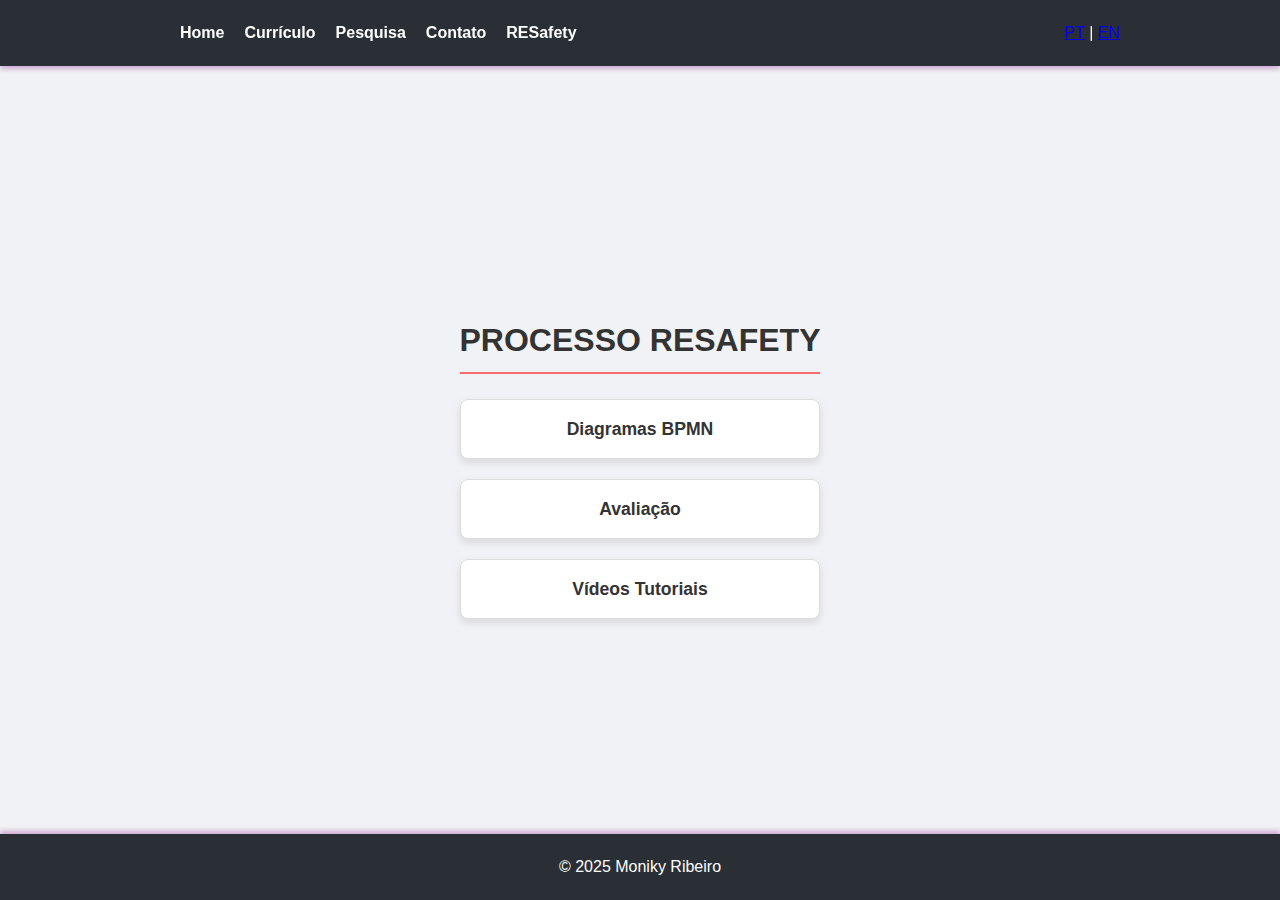
<file: resafety.html>
<!DOCTYPE html>
<html lang="pt-BR">
<head>
    <meta charset="UTF-8">
    <meta name="viewport" content="width=device-width, initial-scale=1.0">
    <title>RESafety - Moniky Ribeiro</title>
    <link rel="stylesheet" href="style.css">
</head>
<body>
<header>
    <div class="container">
        <button id="menu-toggle" class="menu-toggle" aria-label="Abrir Menu">&#9776;</button>
        <nav id="main-nav">
            <ul>
                <li><a href="index.html" class="menu-home" data-lang-pt="Home" data-lang-en="Home">Home</a></li>
                <li><a href="curriculo.html" class="menu-curriculo" data-lang-pt="Currículo" data-lang-en="Resume">Currículo</a></li>
                <li><a href="pesquisa.html" class="menu-pesquisa" data-lang-pt="Pesquisa" data-lang-en="Research">Pesquisa</a></li>
                <li><a href="contato.html" class="menu-contato" data-lang-pt="Contato" data-lang-en="Contact">Contato</a></li>
                <li><a href="resafety.html" class="menu-resafety" data-lang-pt="RESafety" data-lang-en="RESafety">RESafety</a></li>
            </ul>
        </nav>
        <div class="lang-toggle">
            <a href="?lang=pt">PT</a> | <a href="?lang=en">EN</a>
        </div>
    </div>
</header>

<main>
    <section class="research-content">
        <h2 class="section-title" data-lang-pt="Processo RESafety" data-lang-en="RESafety Process">Processo RESafety</h2>
        <div class="card-grid">
            <div class="curriculum-card">
                <a href="BPMN_Web/index.html" target="_blank">
                    <h4 data-lang-pt="Diagramas BPMN" data-lang-en="BPMN Diagrams">Diagramas BPMN</h4>
                </a>
            </div>
            <div class="curriculum-card">
                <a href="https://www.cin.ufpe.br/~smsr/resafety/" target="_blank">
                    <h4 data-lang-pt="Avaliação" data-lang-en="Evaluation">Avaliação</h4>
                </a>
            </div>
            <div class="curriculum-card">
                <a href="https://youtube.com/playlist?list=PLMThmvB8zGLcf-kB-FVb45BZNJtUfdKu-&si=RcLVMPxTDBGmemEJ" target="_blank">
                    <h4 data-lang-pt="Vídeos Tutoriais" data-lang-en="Tutorial Videos">Vídeos Tutoriais</h4>
                </a>
            </div>
        </div>
    </section>
</main>

<footer>
    <p>&copy; 2025 Moniky Ribeiro</p>
</footer>
<script src="script.js"></script>
</body>
</html>
</file>
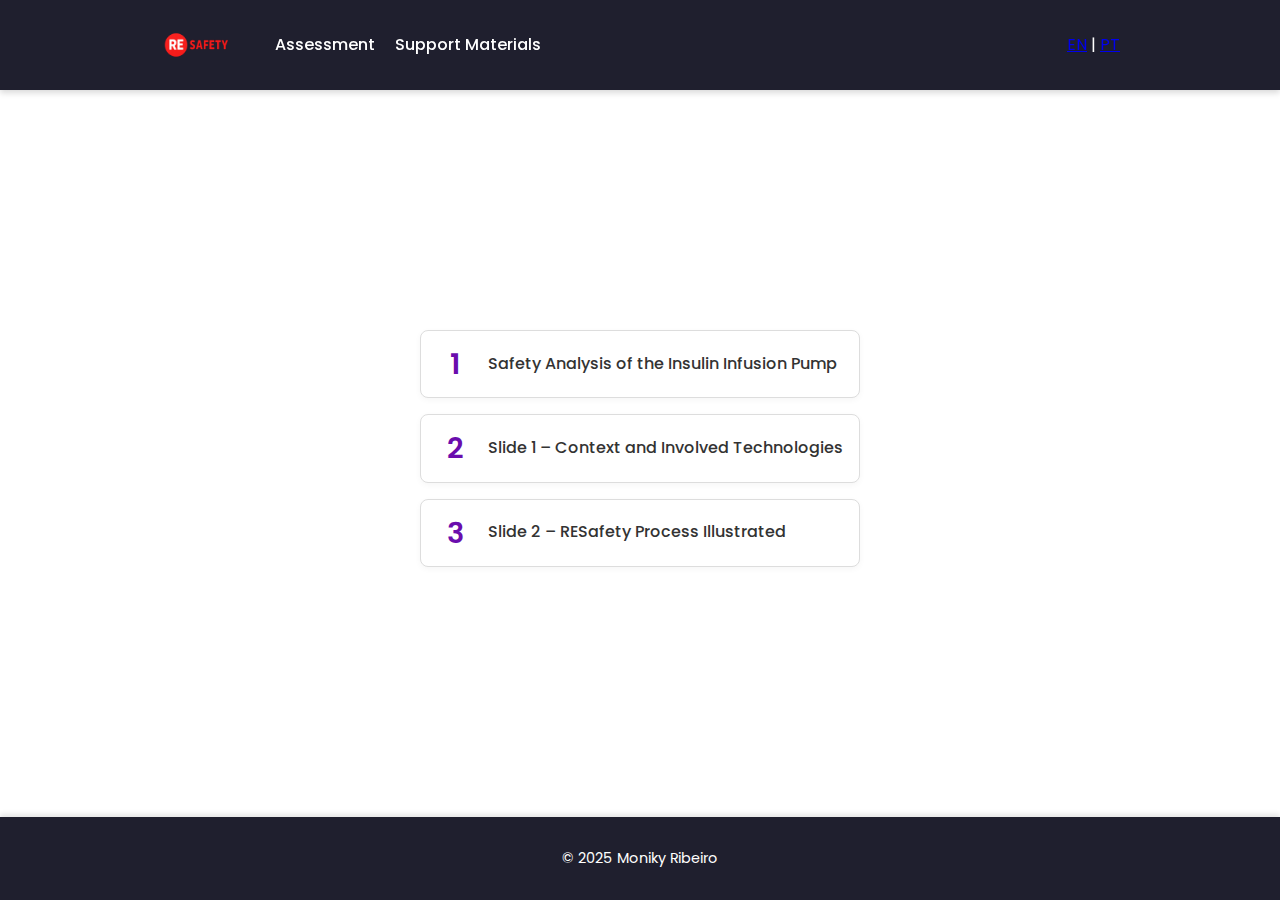
<file: resafety/support.html>
<!DOCTYPE html>
<html lang="en">
<head>
    <meta charset="UTF-8">
    <meta name="viewport" content="width=device-width, initial-scale=1.0">
    <title>Support Materials</title>
    <link rel="stylesheet" href="style.css">
</head>
<body>
    <header>
        <div class="container">
            <img src="testar.png" alt="Logo RESafety" class="logo-resafety">
            <button id="menu-toggle" class="menu-toggle" aria-label="Open Menu">&#9776;</button>
            <nav id="main-nav">
                <ul>
                    <li><a href="index.html" data-lang-pt="Avaliação" data-lang-en="Assessment">Assessment</a></li>
                    <li><a href="support.html" data-lang-pt="Materiais de Apoio" data-lang-en="Support Materials">Support Materials</a></li>
                </ul>
            </nav>
            <div class="lang-toggle">
                <a href="?lang=en">EN</a> | <a href="?lang=pt">PT</a>
            </div>
        </div>
    </header>

    <main>
        <section class="video-links">
            <a href="Iteration 1 _ Insulin Infusion Pump.pdf" class="video-link" target="_blank">
                <span class="video-number">1</span>
                <span class="video-title"
                    data-lang-pt="Análise de segurança da bomba de infusão de insulina"
                    data-lang-en="Safety Analysis of the Insulin Infusion Pump">
                    Safety Analysis of the Insulin Infusion Pump
                </span>
            </a>
            <a href="ReSafety - Context and Technologies.pdf" class="video-link" target="_blank">
                <span class="video-number">2</span>
                <span class="video-title"
                    data-lang-pt="Slide 1 -Contexto e tecnologias envolvidas"
                    data-lang-en="Slide 1 – Context and Involved Technologies">
                    Slide 1 – Context and Involved Technologies
                </span>
            </a>    

            <a href="ReSafety - Process and examples .pdf" class="video-link" target="_blank">
                <span class="video-number">3</span>
                <span class="video-title"
                    data-lang-pt="Slide 2 - Processo RESafety exemplificado"
                    data-lang-en="Slide 2 – RESafety Process Illustrated">
                    Slide 2 – RESafety Process Illustrated
                </span>
            </a>  
        </section>
    </main>

    <footer>
        <p>&copy; 2025 Moniky Ribeiro</p>
    </footer>

    <script src="script.js"></script>
</body>
</html>
</file>
<file: style.css>
* {
    margin: 0;
    padding: 0;
    box-sizing: border-box;
}

body, html {
    font-family: Arial, sans-serif;
    line-height: 1.6;
    background-color: #f0f2f5;
    color: #333;
    height: 100%;
    display: flex;
    flex-direction: column;
}

/* Main wrapper for content to push footer down */
main {
    flex: 1;
    padding: 120px 20px 40px;
    max-width: 1000px;
    margin: auto;
    display: flex;
    flex-direction: column;
    align-items: center;
}

/* Header */
header {
    background-color: #2a2e35;
    color: #fdfdfd;
    padding: 20px 0;
    position: fixed;
    width: 100%;
    top: 0;
    z-index: 1000;
    box-shadow: 0px 3px 5px rgba(128, 0, 128, 0.3);
}

/* Container for header content */
header .container {
    display: flex;
    justify-content: space-between;
    align-items: center;
    max-width: 1000px;
    margin: auto;
    padding: 0 20px;
}

/* Estilo para o botão de menu toggle */
.menu-toggle {
    display: none;
    font-size: 24px;
    background: none;
    border: none;
    cursor: pointer;
    color: #fdfdfd;
}

/* Estilos para o menu normal em telas grandes */
header nav ul {
    display: flex;
    list-style: none;
}

header nav ul li {
    margin-left: 20px;
}

header nav ul li a {
    color: #fdfdfd;
    text-decoration: none;
    font-weight: bold;
    transition: color 0.3s;
}

header nav ul li a:hover {
    color: #ff6b6b;
}

.lang-toggle {
    color: #fdfdfd;
    margin-left: auto;
    order: 3;
}

/* Responsivo para telas menores */
@media (max-width: 768px) {
    .container {
        flex-direction: row;
        align-items: center;
        padding: 0 10px;
    }

    .menu-toggle {
        display: block;
        order: 1;
    }

    .lang-toggle {
        order: 3; /* Mantém o seletor de idioma no final, à direita */
        margin-left: auto; /* Posiciona o seletor de idioma à direita */
    }

    /* Oculta o menu inicialmente em telas pequenas */
    header nav ul {
        display: none;
        flex-direction: column;
        align-items: flex-start;
        padding: 10px;
        background-color: #2a2e35;
        position: absolute;
        top: 60px;
        left: 10px;
        width: auto;
        border-radius: 5px;
    }

    header nav.active ul {
        display: flex;
    }

    header nav ul li {
        margin: 5px 0;
    }
}

/* Intro Section */
.intro {
    display: flex;
    flex-direction: column;
    align-items: center;
    text-align: center;
}

.intro-text {
    max-width: 600px;
    margin-bottom: 20px;
}

.intro h1 {
    font-size: 2.5em;
    color: #650a6a;
}

.intro p {
    font-size: 1.2em;
    color: #555;
}

.profile-pic {
    max-width: 200px;
    height: auto;
    border-radius: 50%;
    box-shadow: 0px 4px 8px rgba(0, 0, 0, 0.2);
    margin-top: 20px;
}

/* Footer */
footer {
    text-align: center;
    padding: 20px;
    background-color: #2a2e35;
    color: #fdfdfd;
    width: 100%;
    box-shadow: 0px -3px 5px rgba(128, 0, 128, 0.3);
    position: relative;
}

/* Responsive Design */
@media (min-width: 768px) {
    .intro {
        flex-direction: row;
        align-items: center;
        justify-content: space-between;
        text-align: left;
    }
    .intro-text {
        margin-right: 20px;
    }
}

.home-icon {
    font-size: 1.5em;
    margin-right: 20px;
    text-decoration: none;
    color: inherit;
    transition: color 0.3s;
}

.home-icon:hover {
    color: #ff6b6b;
}

/* Estilos para a seção de pesquisa */
.research-content {
    max-width: 1000px;
    margin: auto;
    padding: 20px;
    text-align: left;
}

.research-content h2 {
    font-size: 2em;
    margin-bottom: 25px;
    color: #333;
    text-align: center;
    font-weight: bold;
    text-transform: uppercase;
}

.section-title {
    font-size: 1.5em;
    margin-top: 40px;
    margin-bottom: 15px;
    color: #555;
    text-align: left;
    border-bottom: 2px solid #ff6b6b;
    padding-bottom: 5px;
}

/* Grade de cartões */
.card-grid {
    display: grid;
    grid-template-columns: repeat(auto-fit, minmax(220px, 1fr));
    gap: 15px;
    padding-bottom: 20px;
}

/* Cartões */
.research-card {
    background-color: #ffffff;
    border: 1px solid #ddd;
    border-radius: 6px;
    padding: 12px;
    box-shadow: 0px 2px 6px rgba(0, 0, 0, 0.05);
    transition: transform 0.2s ease, box-shadow 0.2s ease;
    display: flex;
    flex-direction: column;
    min-height: 120px;
}

.research-card:hover {
    transform: scale(1.02);
    box-shadow: 0px 4px 8px rgba(0, 0, 0, 0.1);
}

.research-card h4 {
    font-size: 1em;
    color: #333;
    margin-bottom: 8px;
    font-weight: bold;
}

.research-card p {
    font-size: 0.85em;
    color: #666;
    margin-top: auto;
}

.research-card a {
    text-decoration: none;
    color: #ff6b6b;
}

.research-card a:hover h4 {
    text-decoration: none;
}

/* Estilo especial para o card de dissertação */
.dissertation-card {
    border: 2px solid #ff6b6b;
    background-color: #fff4f4;
    padding: 15px;
    box-shadow: 0px 6px 12px rgba(255, 107, 107, 0.1);
}

/* Estilos para a seção de currículo */
.curriculum-content {
    max-width: 800px;
    margin: auto;
    padding: 20px;
    text-align: left;
}

.curriculum-content .title, .curriculum-content .description {
    text-align: center;
}

.card-grid {
    display: grid;
    grid-template-columns: repeat(auto-fit, minmax(200px, 1fr));
    gap: 20px;
    margin-top: 20px;
}

.curriculum-card {
    background-color: #ffffff;
    border: 1px solid #ddd;
    border-radius: 8px;
    padding: 15px;
    box-shadow: 0px 4px 8px rgba(0, 0, 0, 0.1);
    transition: transform 0.2s ease, box-shadow 0.2s ease;
    text-align: center;
}

.curriculum-card:hover {
    transform: scale(1.02);
    box-shadow: 0px 6px 12px rgba(0, 0, 0, 0.15);
}

.curriculum-card h4 {
    font-size: 1.1em;
    color: #333;
    margin: 0;
}

.curriculum-card a {
    text-decoration: none;
    color: #ff6b6b;
}

/* Estilos para a seção de contato */
.contact-content {
    max-width: 600px;
    margin: auto;
    padding: 20px;
    text-align: center;
}

.contact-content .title, .contact-content .description {
    text-align: center;
}

.icon-grid {
    display: flex;
    justify-content: center;
    gap: 20px;
    margin-top: 20px;
}

.contact-icon {
    font-size: 2.5em;
    color: #333;
    transition: color 0.3s ease, transform 0.3s ease;
}

.contact-icon:hover {
    color: #ff6b6b;
    transform: scale(1.1);
}

.contact-icon i {
    display: inline-block;
}

.karen-photo {
    margin: 20px auto;
    width: 200px;
    height: 200px;
    border-radius: 50%;
    overflow: hidden;
    box-shadow: 0px 4px 8px rgba(0, 0, 0, 0.2);
}

.karen-photo img {
    width: 100%;
    height: 100%;
    object-fit: cover;
}

.highlight-karen {
    color: #FF6347;
    font-weight: bold;
}

.section-content {
    max-width: 800px;
    margin: 20px auto;
    line-height: 1.6;
}
</file>
<file: resafety/style.css>
@import url('https://fonts.googleapis.com/css2?family=Poppins:wght@300;500;700&display=swap');

* {
    margin: 0;
    padding: 0;
    box-sizing: border-box;
}

body, html {
    font-family: 'Poppins', sans-serif;
    line-height: 1.6;
    background-color: #ffffff;
    color: #222222;
    height: 100%;
    display: flex;
    flex-direction: column;
}

/* Main wrapper */
main {
    flex: 1;
    padding: 120px 20px 40px;
    max-width: 1000px;
    margin: auto;
    display: flex;
    flex-direction: column;
    align-items: center;
}

/* Header */
header {
    background-color: #1f1f2e;
    color: #ffffff;
    padding: 20px 0;
    position: fixed;
    width: 100%;
    top: 0;
    z-index: 1000;
    box-shadow: 0px 3px 6px rgba(0, 0, 0, 0.15);
}

header .container {
    display: flex;
    justify-content: space-between;
    align-items: center;
    max-width: 1000px;
    margin: auto;
    padding: 0 20px;
}

.menu-toggle {
    display: none;
    font-size: 24px;
    background: none;
    border: none;
    cursor: pointer;
    color: #ffffff;
}

header nav ul {
    display: flex;
    list-style: none;
}

header nav ul li {
    margin-left: 20px;
}

header nav ul li a {
    color: #ffffff;
    text-decoration: none;
    font-weight: 500;
    transition: color 0.3s;
}

header nav ul li a:hover {
    color: #ff6b81;
}

.lang-toggle {
    color: #ffffff;
    margin-left: auto;
    order: 3;
}

/* Responsive */
@media (max-width: 768px) {
    .container {
        flex-direction: row;
        align-items: center;
        padding: 0 10px;
    }

    .menu-toggle {
        display: block;
        order: 1;
    }

    .lang-toggle {
        order: 3;
        margin-left: auto;
    }

    header nav ul {
        display: none;
        flex-direction: column;
        align-items: flex-start;
        padding: 10px;
        background-color: #1f1f2e;
        position: absolute;
        top: 60px;
        left: 10px;
        width: auto;
        border-radius: 5px;
    }

    header nav.active ul {
        display: flex;
    }

    header nav ul li {
        margin: 5px 0;
    }
}

/* Footer */
footer {
    text-align: center;
    padding: 30px 20px;
    background-color: #1f1f2e;
    color: #ffffff;
    width: 100%;
    box-shadow: 0px -3px 5px rgba(0, 0, 0, 0.1);
    font-size: 0.9rem;
}

/* Video Instructions */
.instructions {
    max-width: 700px;
    margin: 30px auto 10px;
    padding: 0 20px;
    font-size: 1rem;
    line-height: 1.6;
    text-align: justify;
    color: #333;
}

/* Video Links */
.video-links {
    display: flex;
    flex-direction: column;
    align-items: center;
    gap: 16px;
    padding: 20px 10px;
    max-width: 640px;
    margin: auto;
}

.video-link {
    display: flex;
    align-items: center;
    justify-content: flex-start;
    gap: 15px;
    text-decoration: none;
    background-color: #ffffff;
    border: 1px solid #ddd;
    padding: 10px 16px;
    border-radius: 8px;
    width: 100%;
    max-width: 580px;
    box-shadow: 0 2px 6px rgba(0, 0, 0, 0.04);
    transition: all 0.3s ease;
    color: #222222;
    position: relative;
}

.video-link:hover {
    transform: scale(1.01);
    border-color: #6a0dad;
    box-shadow: 0 4px 12px rgba(106, 13, 173, 0.12);
    background-color: #fef9ff;
}

.video-number {
    font-size: 1.8rem;
    font-weight: 600;
    color: #6a0dad;
    min-width: 36px;
    text-align: center;
}

.video-title {
    font-size: 1rem;
    line-height: 1.4;
    font-weight: 500;
    color: #333;
}

/* Logo */
.logo-resafety {
    height: 50px;
    margin-right: 20px;
}
</file>
<file: PROGRAM/style.css>
/* Reset básico e estilo global */
* {
    margin: 0;
    padding: 0;
    box-sizing: border-box;
    font-family: 'Roboto', 'Helvetica Neue', Arial, sans-serif; 
    line-height: 1.4;
    color: #333333; 
}
body {
    display: flex;
    justify-content: center;
    align-items: center;
    min-height: 100vh;
    background-color: #f4f7fc;
    color: #333;
}

/* Estilo do container principal */
.container {
    width: 100%;
    max-width: 750px;
    padding: 2.5rem;
    background-color: #ffffff;
    border-radius: 12px;
    box-shadow: 0 6px 16px rgba(0, 0, 0, 0.1);
}

/* Título principal */
h1 {
    font-size: 1.8rem; 
    color: #2C3E50; 
    text-align: center; 
    margin-bottom: 2rem; 
    font-weight: 700; 
    letter-spacing: 0.05rem; 
}


/* Estilo dos subcontainers */
.subcontainer {
    margin-bottom: 20px;
    padding: 15px;
    border: 1px solid #ddd;
    border-radius: 8px;
    background-color: #f9f9f9;
    box-shadow: 0 2px 4px rgba(0, 0, 0, 0.1);
}

.subcontainer h2 {
    margin-bottom: 15px;
    font-size: 1.5rem;
    color: #333;
}

.subcontainer:hover {
    transform: translateY(-4px); /* Elevação sutil */
    box-shadow: 0 6px 10px rgba(0, 0, 0, 0.12), 0 2px 4px rgba(0, 0, 0, 0.08); /* Sombras mais destacadas */
}

/* Campo de Iteração */
.iteration-field {
    display: flex;
    align-items: center;
    gap: 1rem;
    margin-bottom: 1.5rem;
    justify-content: center;
}

.iteration-field label {
    font-size: 1rem;
    font-weight: 500;
    color: #555;
}

.iteration-field input[type="number"] {
    width: 70px;
    padding: 0.5rem;
    border: 1px solid #d1d5da;
    border-radius: 6px;
    font-size: 1rem;
    color: #333;
    outline: none;
    text-align: center;
    background-color: #f9f9f9;
    transition: border-color 0.3s ease, box-shadow 0.3s ease;
}

.iteration-field input[type="number"]:focus {
    border-color: #0074D9;
    box-shadow: 0 0 0 3px rgba(0, 116, 217, 0.2);
}

/* Estilo do formulário */
form {
    display: flex;
    flex-direction: column;
    gap: 1.5rem;
}

/* Estilo do fieldset */
fieldset {
    border: none;
    padding: 0;
    margin-bottom: 2rem;
}

legend {
    font-size: 1.3rem;
    font-weight: 600;
    color: #333;
    margin-bottom: 1rem;
    padding-bottom: 0.5rem;
    border-bottom: 1px solid #e1e4e8;
}

/* Grupo de formulários */
.form-group {
    display: flex;
    flex-direction: column;
    margin-bottom: 1.5rem;
}

/* Estilo dos campos de entrada */
textarea,
input[type="text"] {
    width: 100%;
    padding: 0.75rem;
    border: 1px solid #d1d5da;
    border-radius: 6px;
    font-size: 1rem;
    color: #333;
    outline: none;
    background-color: #f9f9f9;
    transition: border-color 0.3s ease, box-shadow 0.3s ease;
}

textarea {
    resize: vertical;
    min-height: 120px;
}

textarea:focus,
input[type="text"]:focus {
    border-color: #0074D9;
    box-shadow: 0 0 0 3px rgba(0, 116, 217, 0.2);
}

/* Botões */
.button-group {
    display: flex;
    gap: 0.5rem;
}

.button-group button {
    flex: 1;
    padding: 0.75rem;
    border: none;
    border-radius: 6px;
    background-color: #0074D9;
    color: #fff;
    font-size: 1rem;
    font-weight: 600;
    cursor: pointer;
    transition: background-color 0.3s ease;
}

.button-group button:hover {
    background-color: #005bb5;
}

.input-group-container {
    display: flex;
    flex-direction: column;
    gap: 0.5rem;
}

.input-group {
    display: flex;
    align-items: center;
    gap: 0.5rem;
}

.add-btn {
    padding: 0.3rem 0.6rem;
    background-color: #0074D9;
    color: #fff;
    border: none;
    border-radius: 4px;
    font-size: 1.2rem;
    cursor: pointer;
    transition: background-color 0.3s ease;
}

.add-btn:hover {
    background-color: #005bb5;
}

.remove-btn {
    padding: 0.3rem 0.6rem;
    background-color: #0074D9;
    color: #fff;
    border: none;
    border-radius: 4px;
    font-size: 1.2rem;
    cursor: pointer;
    transition: background-color 0.3s ease;
}

.remove-btn:hover {
    background-color: #005bb5;
}

.header {
    display: flex;
    justify-content: space-between;
    align-items: center;
    margin-bottom: 1.5rem;
}

.lang-btn {
    padding: 0.5rem 1rem;
    border: none;
    border-radius: 6px;
    background-color: #0074D9;
    color: #fff;
    font-size: 1rem;
    cursor: pointer;
    transition: background-color 0.3s ease;
}

.lang-btn:hover {
    background-color: #005bb5;
}

/* Estilo para o seletor e seu rótulo */
.association-label {
    font-size: 1rem;
    font-weight: 500;
    color: #555;
    margin-top: 1rem;
    display: block;
}

/* Estilo para o seletor de associação e feedback */
.select-group {
    margin-top: 1rem;
    display: flex;
    flex-direction: column;
    gap: 0.5rem;
}

select {
    width: 100%;
    padding: 0.5rem;
    border: 1px solid #d1d5da;
    border-radius: 6px;
    font-size: 1rem;
    color: #333;
    background-color: #f9f9f9;
    outline: none;
    cursor: pointer;
}

select:focus {
    border-color: #0074D9;
    box-shadow: 0 0 0 3px rgba(0, 116, 217, 0.2);
}

.associated-feedback {
    display: flex;
    flex-wrap: wrap;
    gap: 0.5rem;
}

.feedback-item {
    padding: 0.5rem 1rem;
    border-radius: 6px;
    background-color: #0074D9;
    color: #fff;
    font-size: 0.9rem;
    font-weight: bold;
    display: inline-block;
}

/* Campo de texto de Hazard */
.hazard-input {
    flex: 1;
    padding: 0.5rem;
    font-size: 1rem;
    border: 1px solid #d1d5da;
    border-radius: 6px;
    margin-right: 0.5rem;
    background-color: #f9f9f9;
    transition: border-color 0.3s ease, box-shadow 0.3s ease;
}

.hazard-input:focus {
    border-color: #0074D9;
    box-shadow: 0 0 0 3px rgba(0, 116, 217, 0.2);
}

.accident-input {
    flex: 1;
    padding: 0.5rem;
    font-size: 1rem;
    border: 1px solid #d1d5da;
    border-radius: 6px;
    margin-right: 0.5rem;
    background-color: #f9f9f9;
    transition: border-color 0.3s ease, box-shadow 0.3s ease;
}

.accident-input:focus {
    border-color: #0074D9;
    box-shadow: 0 0 0 3px rgba(0, 116, 217, 0.2);
}

/* Campo de texto de UCA */
.uca-input {
    flex: 1;
    padding: 0.5rem;
    font-size: 1rem;
    border: 1px solid #d1d5da;
    border-radius: 6px;
    margin-right: 0.5rem;
    background-color: #f9f9f9;
    transition: border-color 0.3s ease, box-shadow 0.3s ease;
}

.uca-input:focus {
    border-color: #0074D9;
    box-shadow: 0 0 0 3px rgba(0, 116, 217, 0.2);
}

/* Campo de texto de cause */
.cause-input {
    flex: 1;
    padding: 0.5rem;
    font-size: 1rem;
    border: 1px solid #d1d5da;
    border-radius: 6px;
    margin-right: 0.5rem;
    background-color: #f9f9f9;
    transition: border-color 0.3s ease, box-shadow 0.3s ease;
}

.cause-input:focus {
    border-color: #0074D9;
    box-shadow: 0 0 0 3px rgba(0, 116, 217, 0.2);
}

/* Campo de texto de cause */
.mitigations-input {
    flex: 1;
    padding: 0.5rem;
    font-size: 1rem;
    border: 1px solid #d1d5da;
    border-radius: 6px;
    margin-right: 0.5rem;
    background-color: #f9f9f9;
    transition: border-color 0.3s ease, box-shadow 0.3s ease;
}

.mitigations-input:focus {
    border-color: #0074D9;
    box-shadow: 0 0 0 3px rgba(0, 116, 217, 0.2);
}

/* Botão pequeno para adicionar hazard */
.small-add-btn {
    padding: 0.25rem 0.4rem;
    font-size: 0.8rem;
    background-color: #0074D9;
    color: #fff;
    border: none;
    border-radius: 4px;
    cursor: pointer;
    transition: background-color 0.3s ease, transform 0.2s ease;
}

.small-add-btn:hover {
    background-color: #005bb5;
    transform: scale(1.1);
}

/* Grupo de seleção de acidente */
.select-group {
    display: flex;
    flex-direction: column;
}

.associated-accident-select {
    width: 100%;
    padding: 0.5rem;
    border: 1px solid #d1d5da;
    border-radius: 6px;
    background-color: #f9f9f9;
    font-size: 1rem;
    color: #333;
    transition: border-color 0.3s ease, box-shadow 0.3s ease;
}

.associated-accident-select:focus {
    border-color: #0074D9;
    box-shadow: 0 0 0 3px rgba(0, 116, 217, 0.2);
}

.associated-component-select {
    width: 100%;
    padding: 0.5rem;
    border: 1px solid #d1d5da;
    border-radius: 6px;
    background-color: #f9f9f9;
    font-size: 1rem;
    color: #333;
    transition: border-color 0.3s ease, box-shadow 0.3s ease;
}

.associated-component-select:focus {
    border-color: #0074D9;
    box-shadow: 0 0 0 3px rgba(0, 116, 217, 0.2);
}


.associated-feedback {
    margin-top: 0.5rem;
    display: flex;
    gap: 0.5rem;
    flex-wrap: wrap;
}

.feedback-item {
    background-color: #0074D9;
    color: #fff;
    padding: 0.2rem 0.4rem;
    border-radius: 4px;
    font-size: 0.8rem;
}
</file>
